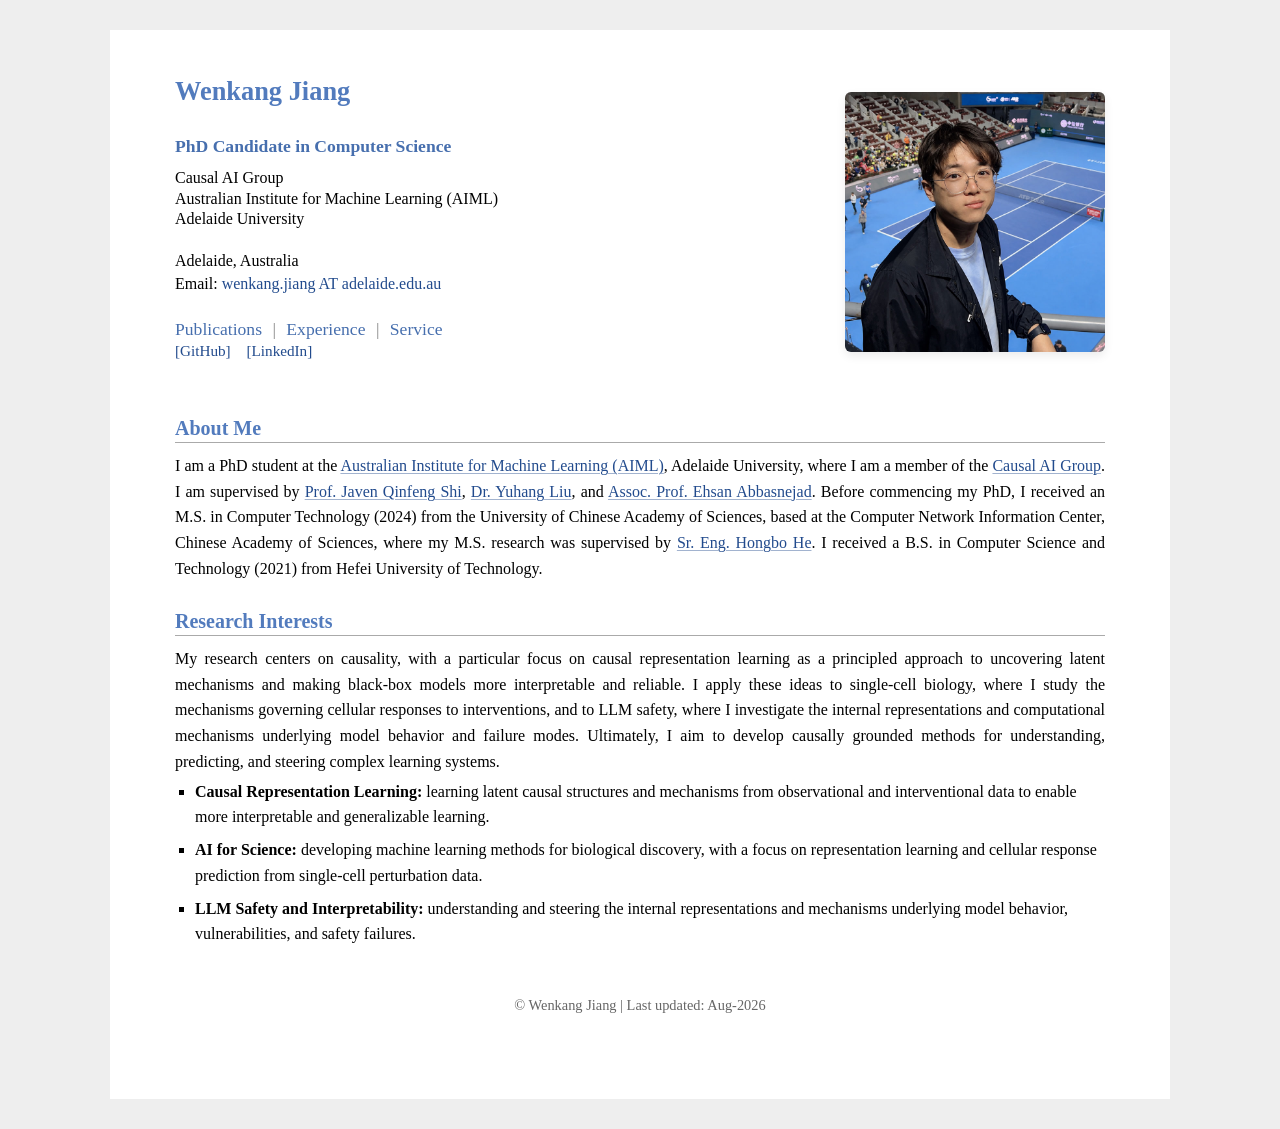
<file: index.html>
<!doctype html>
<html lang="en">
  <head>
    <meta charset="utf-8" />
    <meta name="viewport" content="width=device-width, initial-scale=1" />
    <title>Wenkang Jiang's Homepage</title>

    <link rel="icon" href="favicon.png" type="image/png" sizes="256x256" />
    <link rel="stylesheet" href="jemdoc.css" type="text/css" />
    <link rel="stylesheet" href="site.css" type="text/css" />
    <link rel="canonical" href="https://week3ndzz.github.io/" />

    <meta
      name="keywords"
      content="Wenkang Jiang, causal representation learning, AI for genomics, single-cell perturbation, AI safety, AIML"
    />
    <meta
      name="description"
      content="Wenkang Jiang is a PhD candidate at the Australian Institute for Machine Learning, researching causal representation learning, AI for genomics, and AI safety."
    />
    <meta property="og:type" content="website" />
    <meta property="og:title" content="Wenkang Jiang's Homepage" />
    <meta
      property="og:description"
      content="Research in causal representation learning, AI for genomics, and reliable AI systems."
    />
    <meta property="og:url" content="https://week3ndzz.github.io/" />

    <script type="application/ld+json">
      {
        "@context": "https://schema.org",
        "@type": "Person",
        "name": "Wenkang Jiang",
        "url": "https://week3ndzz.github.io/",
        "email": "mailto:wenkang.jiang@adelaide.edu.au",
        "jobTitle": "PhD Candidate",
        "affiliation": {
          "@type": "Organization",
          "name": "Australian Institute for Machine Learning, Adelaide University",
          "url": "https://adelaide.edu.au/research/australian-institute-for-machine-learning/"
        },
        "sameAs": [
          "https://github.com/week3ndzZ",
          "https://www.linkedin.com/in/wenkang-jiang-0b8227208/"
        ]
      }
    </script>
  </head>

  <body>
    <a class="skip-link" href="#main-content">Skip to content</a>

    <div id="layout-content">
      <main id="main-content">
        <header class="profile-header">
          <div class="profile-text">
            <div id="toptitle">
              <h1>Wenkang Jiang</h1>
            </div>
            <p class="profile-role">PhD Candidate in Computer Science</p>
            <p class="profile-details">
              Causal AI Group<br />
              Australian Institute for Machine Learning (AIML)<br />
              Adelaide University<br /><br />
              Adelaide, Australia<br />
              Email:
              <a href="mailto:wenkang.jiang@adelaide.edu.au"
                >wenkang.jiang AT adelaide.edu.au</a
              >
            </p>

            <nav class="profile-links" aria-label="Site pages">
              <a href="Publications.html">Publications</a>
              <span class="separator" aria-hidden="true">|</span>
              <a href="Experience.html">Experience</a>
              <span class="separator" aria-hidden="true">|</span>
              <a href="Service.html">Service</a>
            </nav>

            <nav class="inline-links profile-pages" aria-label="Profile pages">
              <a
                href="https://github.com/week3ndzZ"
                target="_blank"
                rel="noopener noreferrer"
                >[GitHub]</a
              >
              <a
                href="https://www.linkedin.com/in/wenkang-jiang-0b8227208/"
                target="_blank"
                rel="noopener noreferrer"
                >[LinkedIn]</a
              >
            </nav>
          </div>

          <div class="profile-image">
            <img
              src="pic/wenkang-profile.jpg"
              width="800"
              height="800"
              alt="Portrait of Wenkang Jiang at a tennis match"
            />
          </div>
        </header>

        <section>
          <h2>About Me</h2>
          <p class="text-justify">
            I am a PhD student at the
            <a
              href="https://adelaide.edu.au/research/australian-institute-for-machine-learning/"
              target="_blank"
              rel="noopener noreferrer"
              >Australian Institute for Machine Learning (AIML)</a
            >, Adelaide University, where I am a member of the
            <a
              href="https://cs.adelaide.edu.au/~javen/supervise.html"
              target="_blank"
              rel="noopener noreferrer"
              >Causal AI Group</a
            >. I am supervised by
            <a
              href="https://researchers.adelaide.edu.au/profile/javen.shi"
              target="_blank"
              rel="noopener noreferrer"
              >Prof. Javen Qinfeng Shi</a
            >,
            <a
              href="https://researchers.adelaide.edu.au/profile/yuhang.liu01"
              target="_blank"
              rel="noopener noreferrer"
              >Dr. Yuhang Liu</a
            >, and
            <a
              href="https://ehsanabb.github.io/Home.html"
              target="_blank"
              rel="noopener noreferrer"
              >Assoc. Prof. Ehsan Abbasnejad</a
            >. Before commencing my PhD, I received an M.S. in Computer
            Technology (2024) from the University of Chinese Academy of
            Sciences, based at the Computer Network Information Center, Chinese
            Academy of Sciences, where my M.S. research was supervised by
            <a
              href="https://cnic.cas.cn/sourcedb_cnic_cas/zw/zjrc/dsdw/202107/t20210702_6125780.html"
              target="_blank"
              rel="noopener noreferrer"
              >Sr. Eng. Hongbo He</a
            >. I received a B.S. in Computer Science and Technology (2021) from
            Hefei University of Technology.
          </p>
        </section>

        <section>
          <h2>Research Interests</h2>
          <p class="text-justify">
            My research centers on causality, with a particular focus on causal
            representation learning as a principled approach to uncovering
            latent mechanisms and making black-box models more interpretable and
            reliable. I apply these ideas to single-cell biology, where I study
            the mechanisms governing cellular responses to interventions, and to
            LLM safety, where I investigate the internal representations and
            computational mechanisms underlying model behavior and failure
            modes. Ultimately, I aim to develop causally grounded methods for
            understanding, predicting, and steering complex learning systems.
          </p>

          <ul class="section-list">
            <li>
              <b>Causal Representation Learning:</b> learning latent causal
              structures and mechanisms from observational and interventional
              data to enable more interpretable and generalizable learning.
            </li>
            <li>
              <b>AI for Science:</b> developing machine learning methods for
              biological discovery, with a focus on representation learning and
              cellular response prediction from single-cell perturbation data.
            </li>
            <li>
              <b>LLM Safety and Interpretability:</b> understanding and steering
              the internal representations and mechanisms underlying model
              behavior, vulnerabilities, and safety failures.
            </li>
          </ul>
        </section>
      </main>

      <footer class="site-footer">
        &copy; Wenkang Jiang | Last updated: Aug-2026
      </footer>
    </div>
  </body>
</html>
</file>
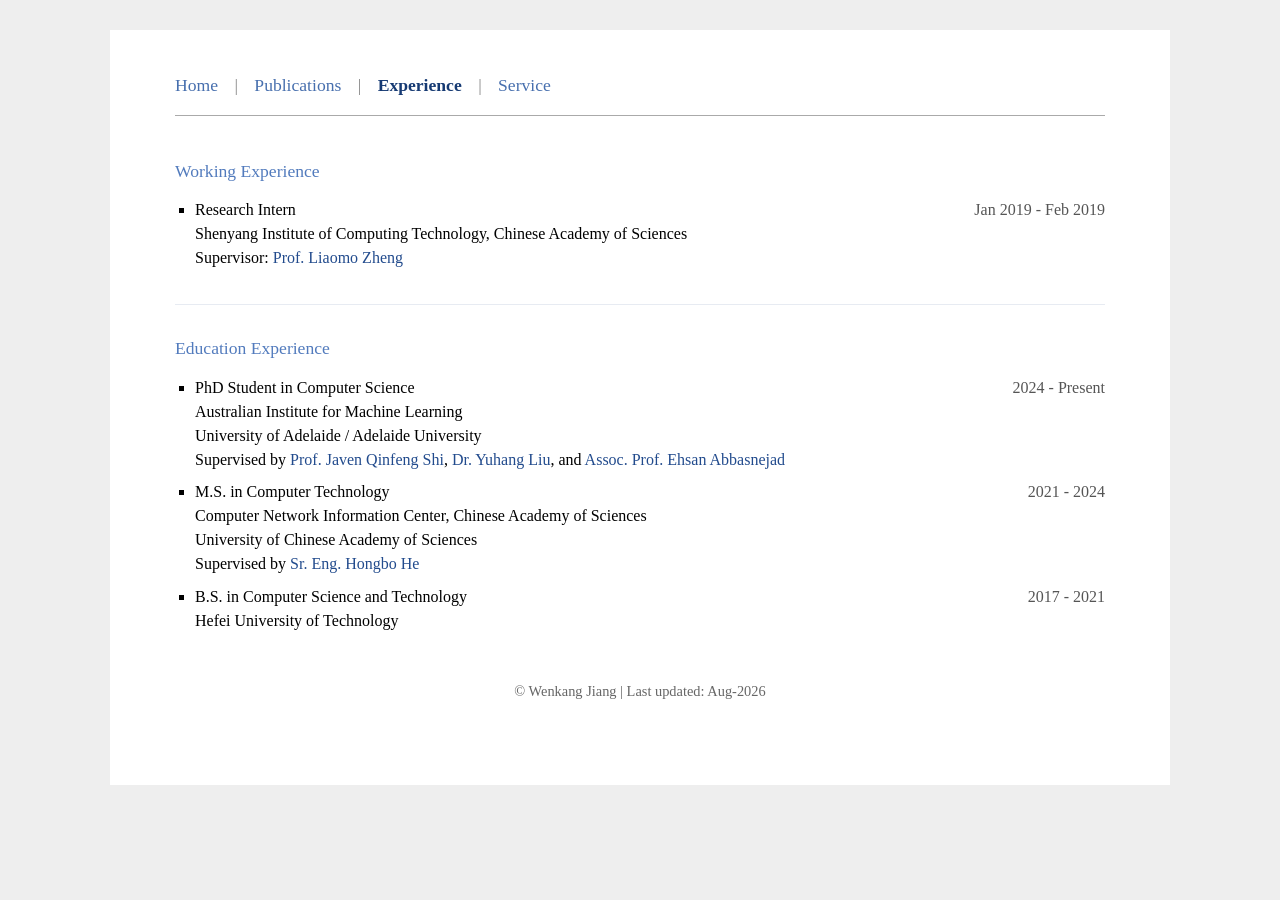
<file: Experience.html>
<!doctype html>
<html lang="en">
  <head>
    <meta charset="utf-8" />
    <meta name="viewport" content="width=device-width, initial-scale=1" />
    <title>Wenkang Jiang's Experience</title>

    <link rel="icon" href="favicon.png" type="image/png" sizes="256x256" />
    <link rel="stylesheet" href="jemdoc.css" type="text/css" />
    <link rel="stylesheet" href="site.css" type="text/css" />
    <link rel="canonical" href="https://week3ndzz.github.io/Experience.html" />
    <meta
      name="description"
      content="Working experience and education of Wenkang Jiang."
    />
  </head>

  <body>
    <a class="skip-link" href="#main-content">Skip to content</a>

    <div id="layout-content">
      <header>
        <nav class="page-nav" aria-label="Primary">
          <a href="./">Home</a>
          <span class="separator" aria-hidden="true">|</span>
          <a href="Publications.html">Publications</a>
          <span class="separator" aria-hidden="true">|</span>
          <a href="Experience.html" class="active" aria-current="page"
            >Experience</a
          >
          <span class="separator" aria-hidden="true">|</span>
          <a href="Service.html">Service</a>
        </nav>
        <div class="subpage-divider"></div>
        <div class="subpage-spacer" aria-hidden="true"></div>
      </header>

      <main id="main-content">
        <h1 class="visually-hidden">Experience</h1>

        <section class="stacked-section">
          <h3>Working Experience</h3>
          <ul class="flex-list">
            <li>
              <div class="flex-list-item">
                <div class="flex-list-content">
                  <span class="entry-title">Research Intern</span><br />
                  Shenyang Institute of Computing Technology, Chinese Academy of
                  Sciences<br />
                  Supervisor:
                  <a
                    href="https://people.ucas.ac.cn/~0022135?language=en"
                    target="_blank"
                    rel="noopener noreferrer"
                    >Prof. Liaomo Zheng</a
                  >
                </div>
                <div class="flex-list-date">Jan 2019 - Feb 2019</div>
              </div>
            </li>
          </ul>
        </section>

        <section class="stacked-section">
          <h3>Education Experience</h3>
          <ul class="flex-list">
            <li>
              <div class="flex-list-item">
                <div class="flex-list-content">
                  <span class="entry-title"
                    >PhD Student in Computer Science</span
                  ><br />
                  Australian Institute for Machine Learning<br />
                  University of Adelaide / Adelaide University<br />
                  Supervised by
                  <a
                    href="https://researchers.adelaide.edu.au/profile/javen.shi"
                    target="_blank"
                    rel="noopener noreferrer"
                    >Prof. Javen Qinfeng Shi</a
                  >,
                  <a
                    href="https://researchers.adelaide.edu.au/profile/yuhang.liu01"
                    target="_blank"
                    rel="noopener noreferrer"
                    >Dr. Yuhang Liu</a
                  >, and
                  <a
                    href="https://ehsanabb.github.io/Home.html"
                    target="_blank"
                    rel="noopener noreferrer"
                    >Assoc. Prof. Ehsan Abbasnejad</a
                  >
                </div>
                <div class="flex-list-date">2024 - Present</div>
              </div>
            </li>
            <li>
              <div class="flex-list-item">
                <div class="flex-list-content">
                  <span class="entry-title">M.S. in Computer Technology</span
                  ><br />
                  Computer Network Information Center, Chinese Academy of
                  Sciences<br />
                  University of Chinese Academy of Sciences<br />
                  Supervised by
                  <a
                    href="https://cnic.cas.cn/sourcedb_cnic_cas/zw/zjrc/dsdw/202107/t20210702_6125780.html"
                    target="_blank"
                    rel="noopener noreferrer"
                    >Sr. Eng. Hongbo He</a
                  >
                </div>
                <div class="flex-list-date">2021 - 2024</div>
              </div>
            </li>
            <li>
              <div class="flex-list-item">
                <div class="flex-list-content">
                  <span class="entry-title"
                    >B.S. in Computer Science and Technology</span
                  ><br />
                  Hefei University of Technology
                </div>
                <div class="flex-list-date">2017 - 2021</div>
              </div>
            </li>
          </ul>
        </section>
      </main>

      <footer class="site-footer">
        &copy; Wenkang Jiang | Last updated: Aug-2026
      </footer>
    </div>
  </body>
</html>
</file>
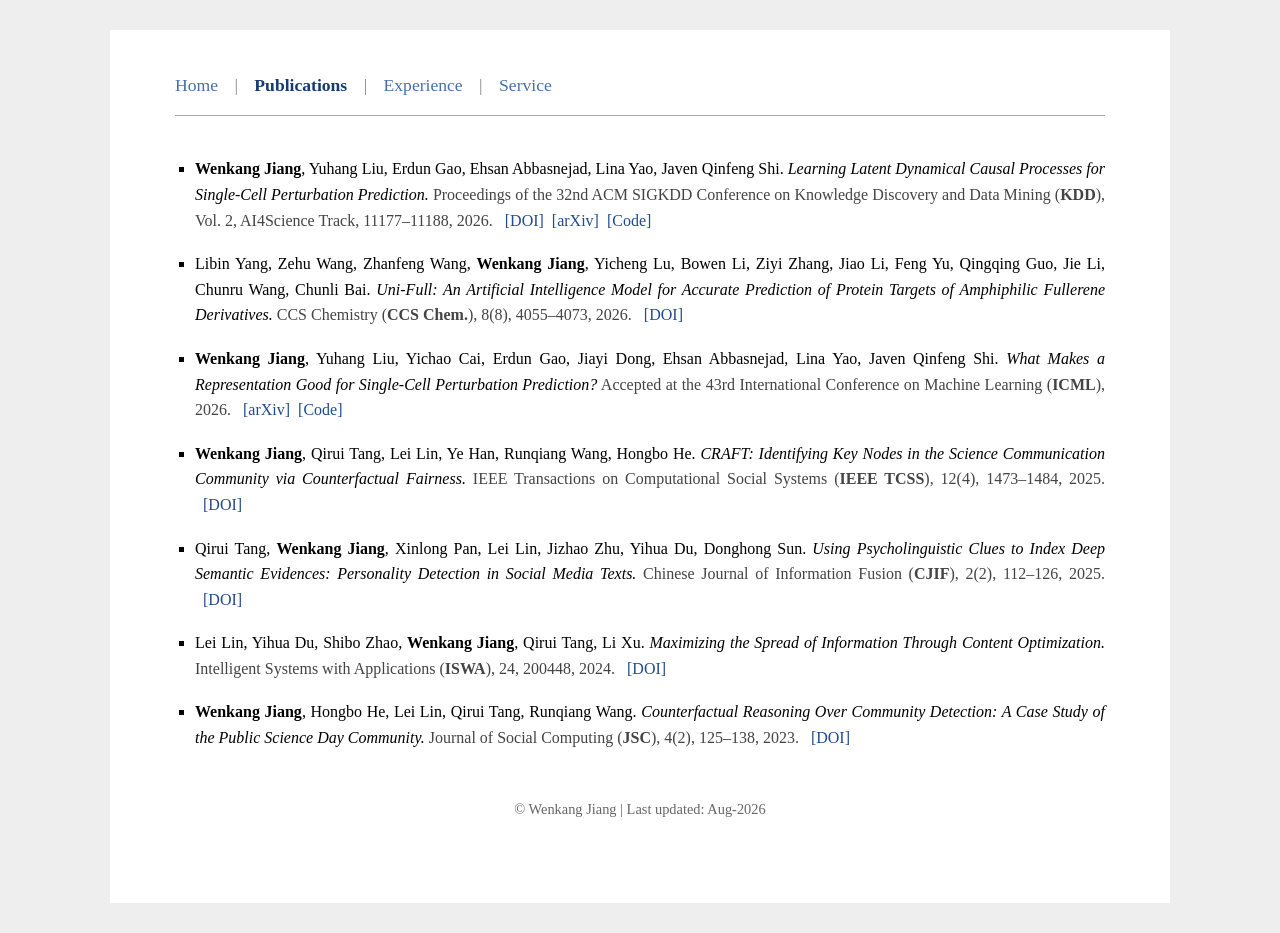
<file: Publications.html>
<!doctype html>
<html lang="en">
  <head>
    <meta charset="utf-8" />
    <meta name="viewport" content="width=device-width, initial-scale=1" />
    <title>Wenkang Jiang's Publications</title>

    <link rel="icon" href="favicon.png" type="image/png" sizes="256x256" />
    <link rel="stylesheet" href="jemdoc.css" type="text/css" />
    <link rel="stylesheet" href="site.css" type="text/css" />
    <link
      rel="canonical"
      href="https://week3ndzz.github.io/Publications.html"
    />
    <meta
      name="description"
      content="Selected publications by Wenkang Jiang."
    />
  </head>

  <body>
    <a class="skip-link" href="#main-content">Skip to content</a>

    <div id="layout-content">
      <header>
        <nav class="page-nav" aria-label="Primary">
          <a href="./">Home</a>
          <span class="separator" aria-hidden="true">|</span>
          <a href="Publications.html" class="active" aria-current="page"
            >Publications</a
          >
          <span class="separator" aria-hidden="true">|</span>
          <a href="Experience.html">Experience</a>
          <span class="separator" aria-hidden="true">|</span>
          <a href="Service.html">Service</a>
        </nav>
        <div class="subpage-divider"></div>
        <div class="subpage-spacer" aria-hidden="true"></div>
      </header>

      <main id="main-content">
        <section aria-labelledby="publications-heading">
          <h1 class="visually-hidden" id="publications-heading">
            Publications
          </h1>
          <ul class="publication-list">
            <li>
              <b>Wenkang Jiang</b>, Yuhang Liu, Erdun Gao, Ehsan Abbasnejad,
              Lina Yao, Javen Qinfeng Shi.
              <i
                >Learning Latent Dynamical Causal Processes for Single-Cell
                Perturbation Prediction.</i
              >
              <span class="venue"
                >Proceedings of the 32nd ACM SIGKDD Conference on Knowledge
                Discovery and Data Mining (<b>KDD</b>), Vol. 2, AI4Science
                Track, 11177–11188, 2026.</span
              >
              <span class="paper-links"
                ><a
                  href="https://doi.org/10.1145/3770855.3818868"
                  target="_blank"
                  rel="noopener noreferrer"
                  >[DOI]</a
                >
                <a
                  href="https://arxiv.org/abs/2605.25581"
                  target="_blank"
                  rel="noopener noreferrer"
                  >[arXiv]</a
                >
                <a
                  href="https://github.com/week3ndzZ/CITEVAE"
                  target="_blank"
                  rel="noopener noreferrer"
                  >[Code]</a
                ></span
              >
            </li>

            <li>
              Libin Yang, Zehu Wang, Zhanfeng Wang,
              <b>Wenkang Jiang</b>, Yicheng Lu, Bowen Li, Ziyi Zhang, Jiao Li,
              Feng Yu, Qingqing Guo, Jie Li, Chunru Wang, Chunli Bai.
              <i
                >Uni-Full: An Artificial Intelligence Model for Accurate
                Prediction of Protein Targets of Amphiphilic Fullerene
                Derivatives.</i
              >
              <span class="venue"
                >CCS Chemistry (<b>CCS Chem.</b>), 8(8), 4055–4073, 2026.</span
              >
              <span class="paper-links"
                ><a
                  href="https://doi.org/10.31635/ccschem.026.202506796"
                  target="_blank"
                  rel="noopener noreferrer"
                  >[DOI]</a
                ></span
              >
            </li>

            <li>
              <b>Wenkang Jiang</b>, Yuhang Liu, Yichao Cai, Erdun Gao, Jiayi
              Dong, Ehsan Abbasnejad, Lina Yao, Javen Qinfeng Shi.
              <i
                >What Makes a Representation Good for Single-Cell Perturbation
                Prediction?</i
              >
              <span class="venue"
                >Accepted at the 43rd International Conference on Machine
                Learning (<b>ICML</b>), 2026.</span
              >
              <span class="paper-links"
                ><a
                  href="https://arxiv.org/abs/2605.19343"
                  target="_blank"
                  rel="noopener noreferrer"
                  >[arXiv]</a
                >
                <a
                  href="https://github.com/week3ndzZ/PerturbedVAE"
                  target="_blank"
                  rel="noopener noreferrer"
                  >[Code]</a
                ></span
              >
            </li>

            <li>
              <b>Wenkang Jiang</b>, Qirui Tang, Lei Lin, Ye Han, Runqiang Wang,
              Hongbo He.
              <i
                >CRAFT: Identifying Key Nodes in the Science Communication
                Community via Counterfactual Fairness.</i
              >
              <span class="venue"
                >IEEE Transactions on Computational Social Systems (<b
                  >IEEE TCSS</b
                >), 12(4), 1473–1484, 2025.</span
              >
              <span class="paper-links"
                ><a
                  href="https://doi.org/10.1109/TCSS.2024.3501740"
                  target="_blank"
                  rel="noopener noreferrer"
                  >[DOI]</a
                ></span
              >
            </li>

            <li>
              Qirui Tang, <b>Wenkang Jiang</b>, Xinlong Pan, Lei Lin, Jizhao
              Zhu, Yihua Du, Donghong Sun.
              <i
                >Using Psycholinguistic Clues to Index Deep Semantic Evidences:
                Personality Detection in Social Media Texts.</i
              >
              <span class="venue"
                >Chinese Journal of Information Fusion (<b>CJIF</b>), 2(2),
                112–126, 2025.</span
              >
              <span class="paper-links"
                ><a
                  href="https://doi.org/10.62762/CJIF.2025.820998"
                  target="_blank"
                  rel="noopener noreferrer"
                  >[DOI]</a
                ></span
              >
            </li>

            <li>
              Lei Lin, Yihua Du, Shibo Zhao, <b>Wenkang Jiang</b>, Qirui Tang,
              Li Xu.
              <i
                >Maximizing the Spread of Information Through Content
                Optimization.</i
              >
              <span class="venue"
                >Intelligent Systems with Applications (<b>ISWA</b>), 24,
                200448, 2024.</span
              >
              <span class="paper-links"
                ><a
                  href="https://doi.org/10.1016/j.iswa.2024.200448"
                  target="_blank"
                  rel="noopener noreferrer"
                  >[DOI]</a
                ></span
              >
            </li>

            <li>
              <b>Wenkang Jiang</b>, Hongbo He, Lei Lin, Qirui Tang, Runqiang
              Wang.
              <i
                >Counterfactual Reasoning Over Community Detection: A Case Study
                of the Public Science Day Community.</i
              >
              <span class="venue"
                >Journal of Social Computing (<b>JSC</b>), 4(2), 125–138,
                2023.</span
              >
              <span class="paper-links"
                ><a
                  href="https://doi.org/10.23919/JSC.2023.0010"
                  target="_blank"
                  rel="noopener noreferrer"
                  >[DOI]</a
                ></span
              >
            </li>
          </ul>
        </section>
      </main>

      <footer class="site-footer">
        &copy; Wenkang Jiang | Last updated: Aug-2026
      </footer>
    </div>
  </body>
</html>
</file>
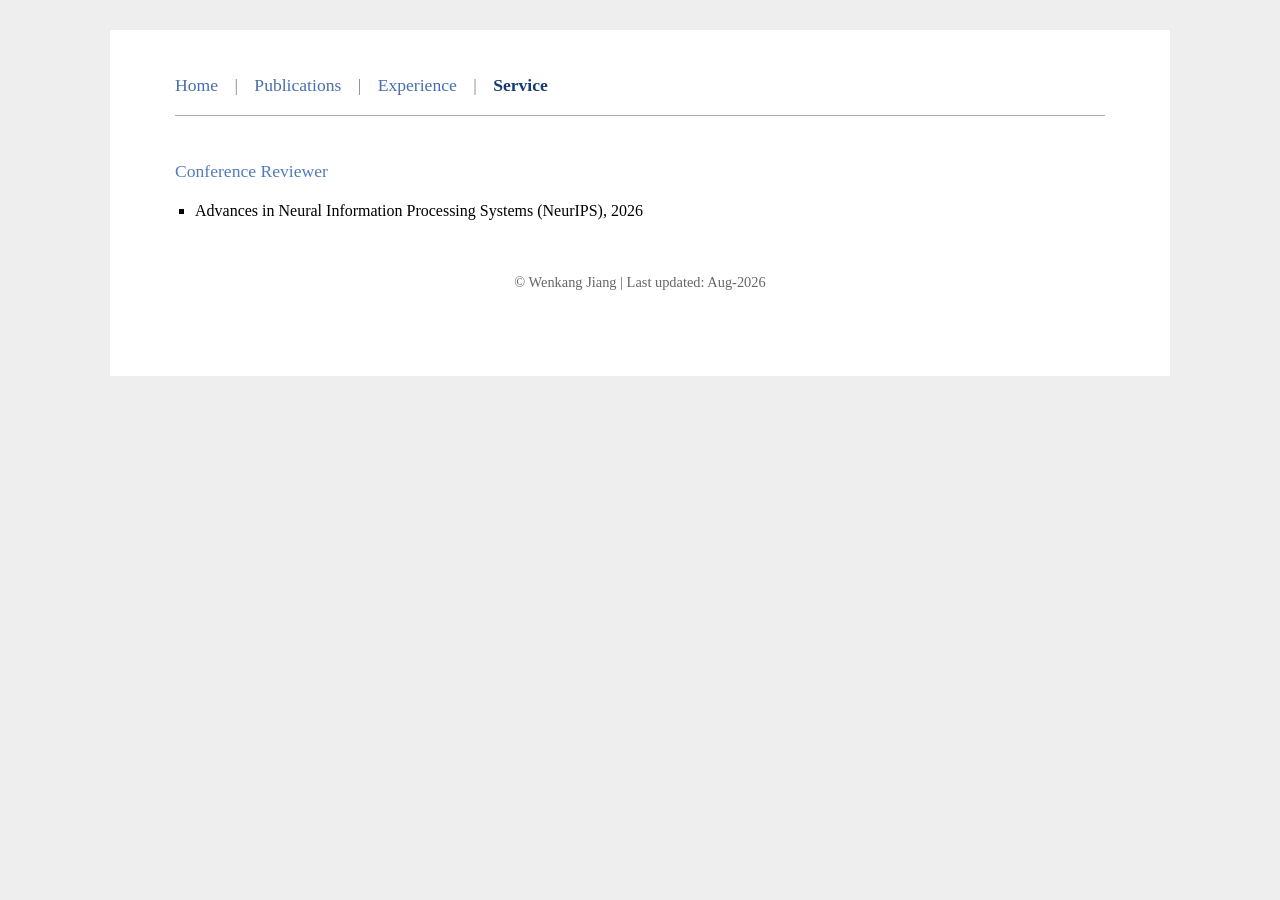
<file: Service.html>
<!doctype html>
<html lang="en">
  <head>
    <meta charset="utf-8" />
    <meta name="viewport" content="width=device-width, initial-scale=1" />
    <title>Wenkang Jiang's Academic Service</title>

    <link rel="icon" href="favicon.png" type="image/png" sizes="256x256" />
    <link rel="stylesheet" href="jemdoc.css" type="text/css" />
    <link rel="stylesheet" href="site.css" type="text/css" />
    <link rel="canonical" href="https://week3ndzz.github.io/Service.html" />
    <meta
      name="description"
      content="Academic service activities of Wenkang Jiang."
    />
  </head>

  <body>
    <a class="skip-link" href="#main-content">Skip to content</a>

    <div id="layout-content">
      <header>
        <nav class="page-nav" aria-label="Primary">
          <a href="./">Home</a>
          <span class="separator" aria-hidden="true">|</span>
          <a href="Publications.html">Publications</a>
          <span class="separator" aria-hidden="true">|</span>
          <a href="Experience.html">Experience</a>
          <span class="separator" aria-hidden="true">|</span>
          <a href="Service.html" class="active" aria-current="page">Service</a>
        </nav>
        <div class="subpage-divider"></div>
        <div class="subpage-spacer" aria-hidden="true"></div>
      </header>

      <main id="main-content">
        <h1 class="visually-hidden">Academic Service</h1>

        <section class="stacked-section">
          <h3>Conference Reviewer</h3>
          <ul class="section-list">
            <li>
              Advances in Neural Information Processing Systems (NeurIPS), 2026
            </li>
          </ul>
        </section>
      </main>

      <footer class="site-footer">
        &copy; Wenkang Jiang | Last updated: Aug-2026
      </footer>
    </div>
  </body>
</html>
</file>
<file: jemdoc.css>
/*
 * Jemdoc-style academic page foundation.
 * Reimplemented for this site from the visual conventions of legacy Jemdoc.
 */

html {
  background-color: #eeeeee;
}

body {
  max-width: 960px;
  margin: 30px auto;
  padding: 10px 50px 30px;
  background-color: #ffffff;
  color: #000000;
  font-family: Georgia, "Times New Roman", serif;
  font-size: 16px;
  text-align: left;
}

a {
  color: #224b8d;
  text-decoration: none;
}

a:hover {
  border-bottom: 1px dotted #808080;
}

a:focus-visible {
  border-radius: 2px;
  outline: 2px solid #224b8d;
  outline-offset: 3px;
}

h1,
h2,
h3,
h4 {
  margin-top: 0.7em;
  margin-bottom: 0.5em;
  padding-top: 0.5em;
  padding-bottom: 0.2em;
  color: #527bbd;
  line-height: 1;
}

h1,
h2 {
  border-bottom: 1px solid #aaaaaa;
}

h1 {
  padding-bottom: 0.3em;
  font-size: 165%;
}

h2 {
  padding-top: 0.8em;
  font-size: 125%;
}

h2 + h3 {
  padding-top: 0.2em;
}

h3 {
  border-bottom: 0;
  font-size: 110%;
}

h4 {
  border-bottom: 0;
  font-size: 105%;
}

p {
  margin-top: 0;
  margin-bottom: 0.8em;
  padding: 0;
  line-height: 1.3;
}

strong,
b {
  font-weight: 700;
}

em,
i {
  font-style: italic;
}

ul,
ol,
dl {
  margin-top: 0.2em;
  margin-bottom: 0.8em;
  padding-top: 0;
}

ul {
  list-style-position: outside;
  list-style-type: square;
}

ol {
  list-style-position: outside;
  list-style-type: decimal;
}

p + ul,
p + ol {
  margin-top: -0.5em;
}

li {
  margin-top: 0.9em;
}

img {
  border: 0;
}

#layout-content {
  border: 0;
  background: #ffffff;
  text-align: left;
  vertical-align: top;
}

div#toptitle {
  margin-bottom: 1.5em;
  padding-bottom: 0.2em;
}

div#toptitle + h2,
div#toptitle + h3 {
  margin-top: 0;
}

div#toptitle h1,
#layout-content div#toptitle h1 {
  margin-top: 0.5em;
  margin-bottom: 0;
  padding-top: 0;
  padding-bottom: 0.1em;
  border-bottom: 0;
}

.skip-link {
  position: fixed;
  z-index: 10;
  top: 8px;
  left: 8px;
  padding: 8px 12px;
  transform: translateY(-160%);
  border: 1px solid #224b8d;
  background: #ffffff;
}

.skip-link:focus {
  transform: translateY(0);
}

.visually-hidden {
  position: absolute;
  width: 1px;
  height: 1px;
  margin: -1px;
  padding: 0;
  overflow: hidden;
  clip: rect(0 0 0 0);
  clip-path: inset(50%);
  border: 0;
  white-space: nowrap;
}

@media print {
  html,
  body {
    background: #ffffff;
  }

  body {
    max-width: none;
    margin: 0;
    padding: 0;
  }

  a {
    color: #000000;
  }
}
</file>
<file: site.css>
#layout-content {
  max-width: 950px;
  margin: 25px auto;
  padding: 0 15px;
}

.profile-header {
  display: flex;
  align-items: center;
  justify-content: space-between;
  gap: 40px;
  margin-bottom: 24px;
}

.profile-text {
  flex: 1;
  min-width: 0;
}

.profile-image {
  flex-shrink: 0;
}

.profile-image img {
  display: block;
  width: 100%;
  height: auto;
  max-width: 260px;
  border-radius: 6px;
  box-shadow: 0 4px 10px rgba(0, 0, 0, 0.08);
}

.text-justify {
  text-align: justify;
  line-height: 1.6;
}

.text-justify a {
  text-decoration: underline;
  text-decoration-color: rgba(34, 75, 141, 0.42);
  text-decoration-thickness: 0.06em;
  text-underline-offset: 0.12em;
}

.profile-role {
  margin-top: 0;
  margin-bottom: 0.5em;
  padding-top: 0.2em;
  padding-bottom: 0.2em;
  color: #476fae;
  font-size: 110%;
  font-weight: 700;
  line-height: 1;
}

.profile-details a {
  display: inline-block;
  min-height: 24px;
  line-height: 24px;
}

.profile-links {
  margin-top: 1.1em;
  font-size: 110%;
  line-height: 1.6;
}

.profile-links a {
  display: inline-block;
  min-height: 24px;
  margin-right: 6px;
  color: #476fae;
  line-height: 24px;
}

.profile-links .separator {
  margin-right: 6px;
  color: #888888;
}

.profile-pages {
  margin-top: 0.55em;
  margin-bottom: 0;
  font-size: 95%;
  line-height: 1.7;
}

.profile-pages a {
  display: inline-block;
  min-height: 24px;
}

.page-nav {
  margin-top: 0.7em;
  margin-bottom: 0.8em;
  padding-top: 0.5em;
  padding-bottom: 0.2em;
  color: #527bbd;
  font-size: 110%;
  line-height: 1.3;
}

.page-nav a {
  display: inline-block;
  min-height: 24px;
  margin-right: 12px;
  color: #476fae;
}

.page-nav a.active {
  color: #163a73;
  font-weight: 700;
}

.page-nav .separator {
  margin-right: 12px;
  color: #888888;
}

.page-nav a:hover,
.profile-links a:hover,
.page-card:hover,
.inline-links a:hover,
.paper-links a:hover {
  border-bottom: 0;
}

.subpage-divider {
  height: 1px;
  margin: 0;
  background: #aaaaaa;
}

.subpage-spacer {
  height: 1.6em;
}

.page-intro {
  margin-top: -6px;
  margin-bottom: 18px;
  color: #444444;
  line-height: 1.6;
}

.page-links-grid {
  display: grid;
  grid-template-columns: repeat(auto-fit, minmax(260px, 1fr));
  gap: 16px;
  margin-top: 8px;
}

.page-card {
  display: block;
  padding: 16px 18px;
  border: 1px solid #dfe5ef;
  border-radius: 10px;
  background: #fbfcfe;
  box-shadow: 0 5px 14px rgba(34, 75, 141, 0.05);
  transition:
    transform 0.2s ease,
    box-shadow 0.2s ease,
    border-color 0.2s ease;
}

.page-card:hover {
  transform: translateY(-2px);
  border-color: #c0d0ea;
  box-shadow: 0 8px 18px rgba(34, 75, 141, 0.1);
}

.page-card h4 {
  margin: 0 0 0.5em;
  padding: 0;
  border-bottom: 0;
  font-size: 110%;
  font-weight: 400;
}

.page-card p {
  margin: 0;
  color: #333333;
  line-height: 1.55;
}

.page-card .card-meta {
  margin-top: 0.75em;
  color: #666666;
  font-size: 92%;
}

.page-card .card-links {
  margin-top: 0.65em;
  margin-bottom: 0;
}

.inline-links {
  margin-top: -5px;
  margin-bottom: 14px;
}

.inline-links a {
  margin-right: 12px;
}

.profile-directory {
  margin-top: 0.4em;
}

.publication-list,
.section-list,
.flex-list {
  padding-left: 20px;
}

.publication-list li {
  margin-bottom: 18px;
  line-height: 1.6;
  text-align: justify;
}

.paper-links {
  display: inline-block;
  margin-left: 4px;
  white-space: nowrap;
}

.paper-links a {
  margin-left: 4px;
}

.section-list li {
  margin-top: 0.35em;
  margin-bottom: 0.45em;
  line-height: 1.6;
}

.flex-list li {
  margin-top: 0.45em;
  margin-bottom: 0.55em;
}

.flex-list-item {
  display: flex;
  align-items: baseline;
  justify-content: space-between;
  gap: 15px;
}

.flex-list-content {
  flex: 1;
  padding-right: 15px;
  line-height: 1.5;
}

.flex-list-date {
  color: #555555;
  white-space: nowrap;
}

.venue {
  color: #444444;
}

#layout-content h2 {
  padding-top: 0.8em;
  padding-bottom: 0.2em;
  border-bottom: 1px solid #aaaaaa;
  font-size: 125%;
}

section h3,
.entry-title {
  font-weight: 400;
}

.stacked-section + .stacked-section {
  margin-top: 2.1em;
  padding-top: 0.9em;
  border-top: 1px solid #e7ebf2;
}

.stacked-section h3 {
  margin-bottom: 0.8em;
}

footer.site-footer {
  margin-top: 50px;
  padding-bottom: 30px;
  color: #666666;
  font-size: 0.9em;
  text-align: center;
}

@media (prefers-reduced-motion: reduce) {
  .page-card {
    transition: none;
  }
}

@media (max-width: 768px) {
  .profile-header {
    flex-direction: column-reverse;
    gap: 20px;
    text-align: center;
  }

  .profile-image img {
    max-width: 200px;
  }

  .text-justify,
  .publication-list li {
    text-align: left;
  }

  .flex-list-item {
    flex-direction: column;
    align-items: flex-start;
    gap: 4px;
  }

  .flex-list-date {
    color: #777777;
    font-size: 0.95em;
  }

  .page-links-grid {
    grid-template-columns: 1fr;
  }

  .page-nav {
    line-height: 1.6;
  }
}

@media print {
  .page-nav,
  .profile-links,
  .profile-pages,
  .profile-image {
    display: none;
  }

  .page-card {
    break-inside: avoid;
    border-color: #aaaaaa;
    box-shadow: none;
  }
}
</file>
